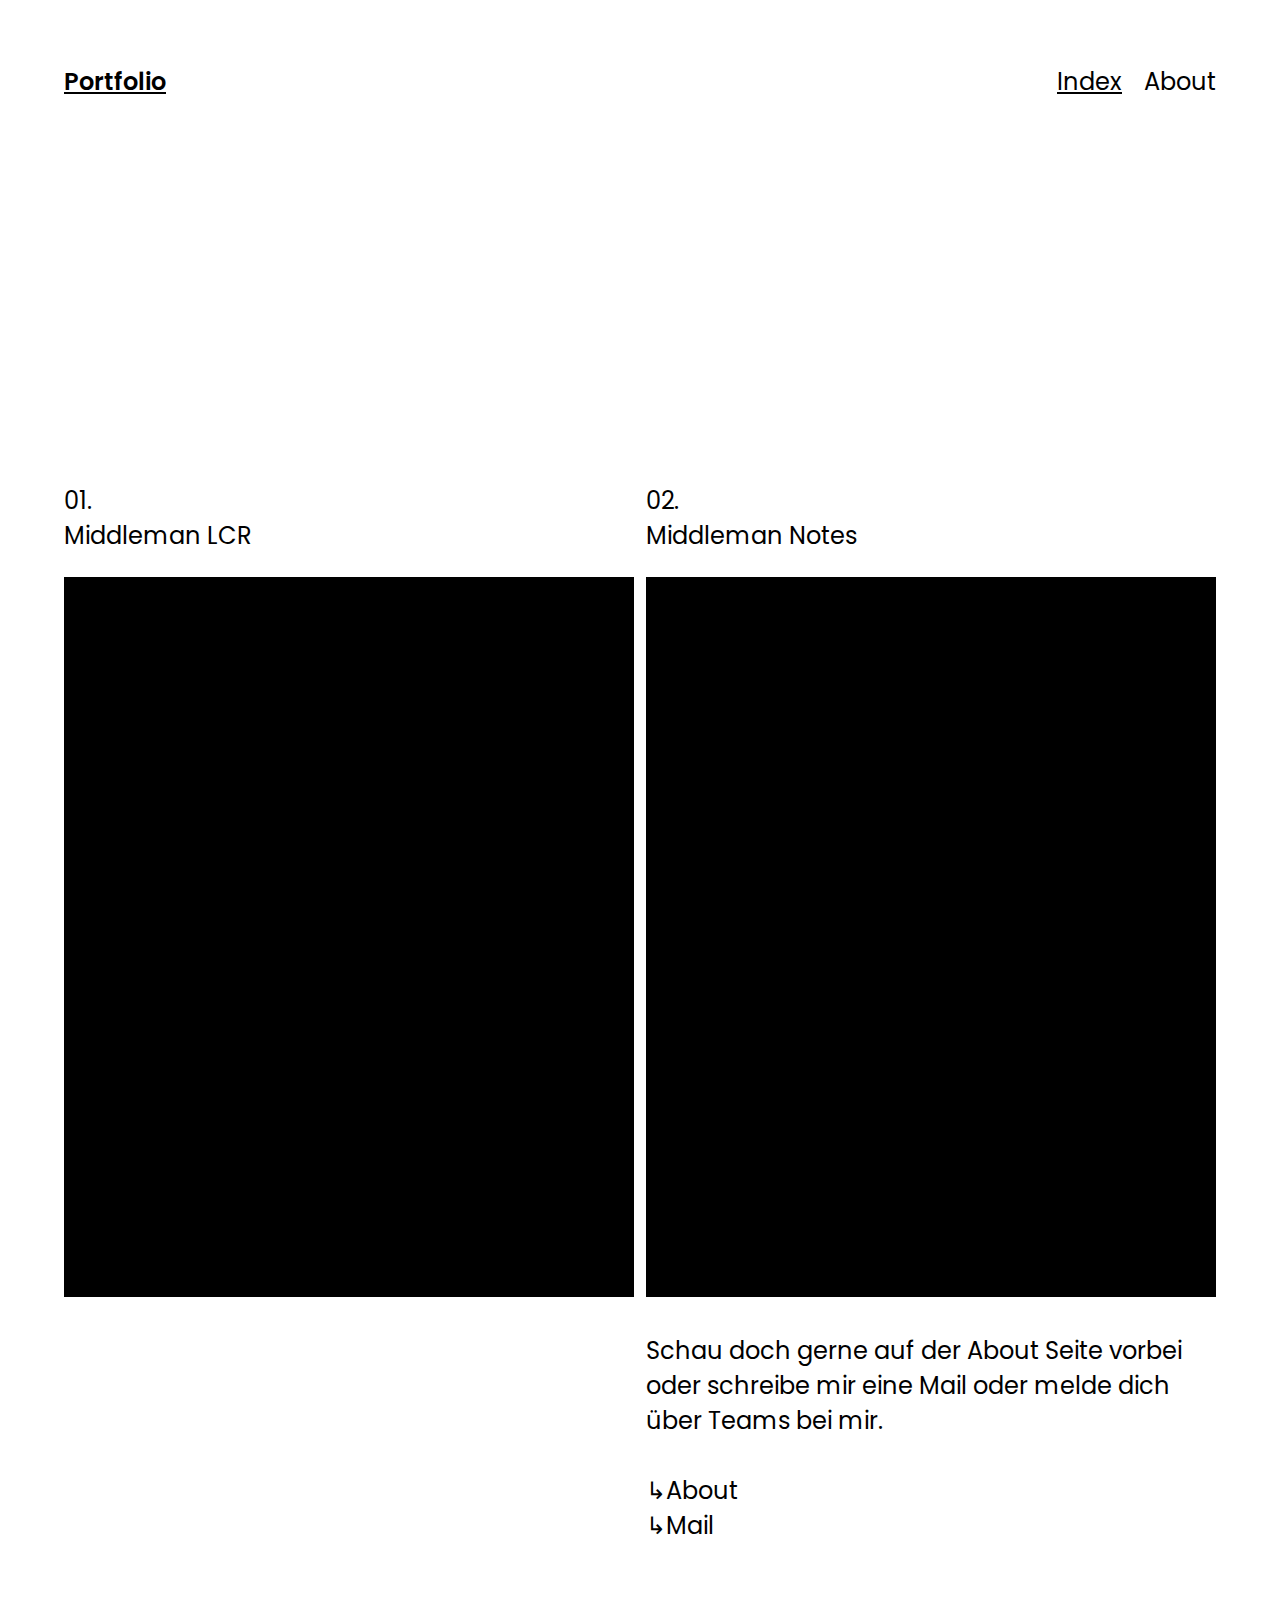
<file: index.html>
<!DOCTYPE html>
<html lang="en" dir="ltr">
  <head>
    <meta charset="UTF-8" />
    <meta name="viewport" content="width=device-width, initial-scale=1.0" />
    <link rel="stylesheet" href="css/stylesindex.css" />
    <link rel="icon" href="img/icon.ico" />
    <title>Liam Schenk | Index</title>
  </head>
  <body>
    <header>
      <div class="left">
        <a>Portfolio</a>
      </div>
      <div class="right">
        <a class="active">Index</a>
        <a href="about/">About</a>
      </div>
    </header>
    <main>
      <div class="container50">
        <p class="containertext">01.<br />Middleman LCR</p>
        <div class="containerbackground" onclick="location.href='01/'">
          <img src="img/img1.png" alt="Last Call Right Image" class="containerimg"/>
        </div>
      </div>
      <div class="container50">
        <p class="containertext">02.<br />Middleman Notes</p>
        <div class="containerbackground" onclick="location.href='02/'">
          <img src="img/img2.png" alt="Notes Image" class="containerimg"/>
        </div>
      </div>
    </main>
    <footer>
      <p>
        Schau doch gerne auf der About Seite vorbei oder schreibe mir eine Mail
        oder melde dich über Teams bei mir.<br/><br/>
        &#8627;<a href="about/">About</a><br/>
        &#8627;<a href="mailto:liam.schenk@swisscom.com?subject=Berwerbung%20Projekt">Mail</a>
      </p>
    </footer>
  </body>
</html>
</file>
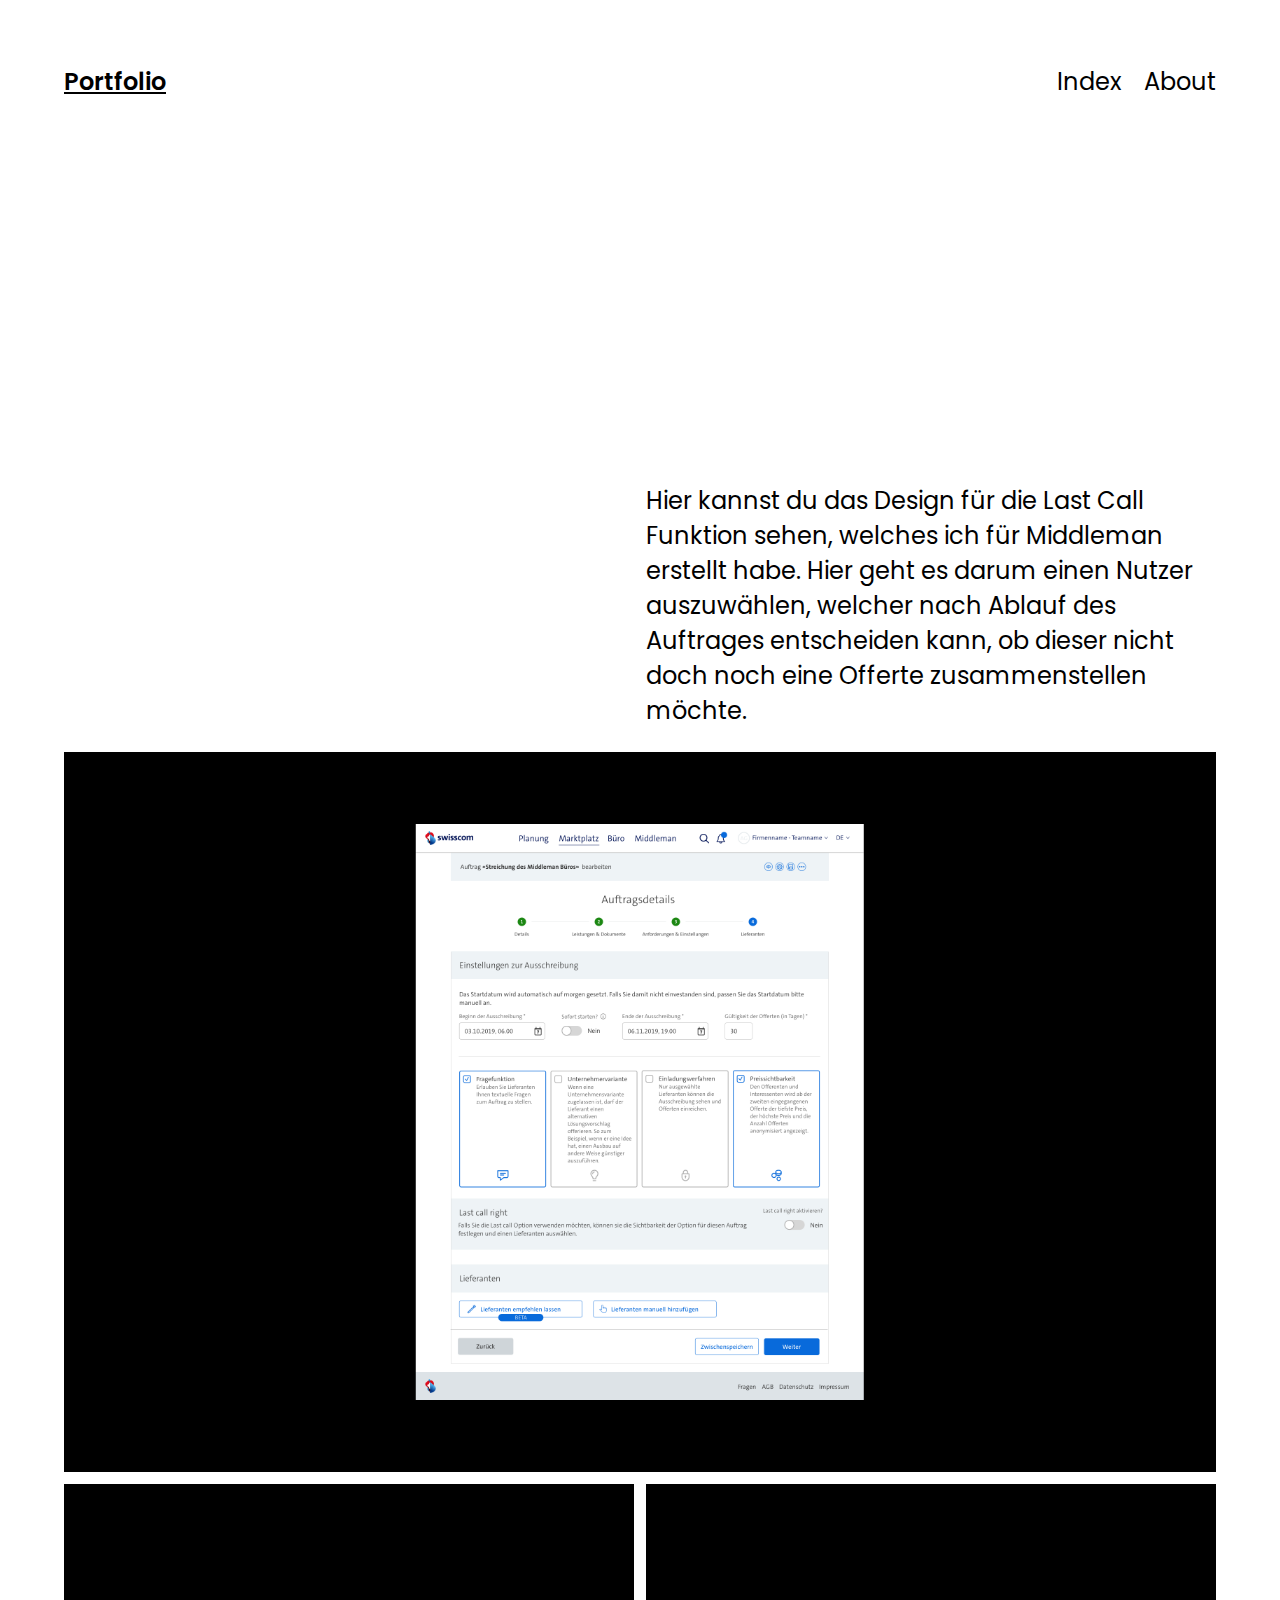
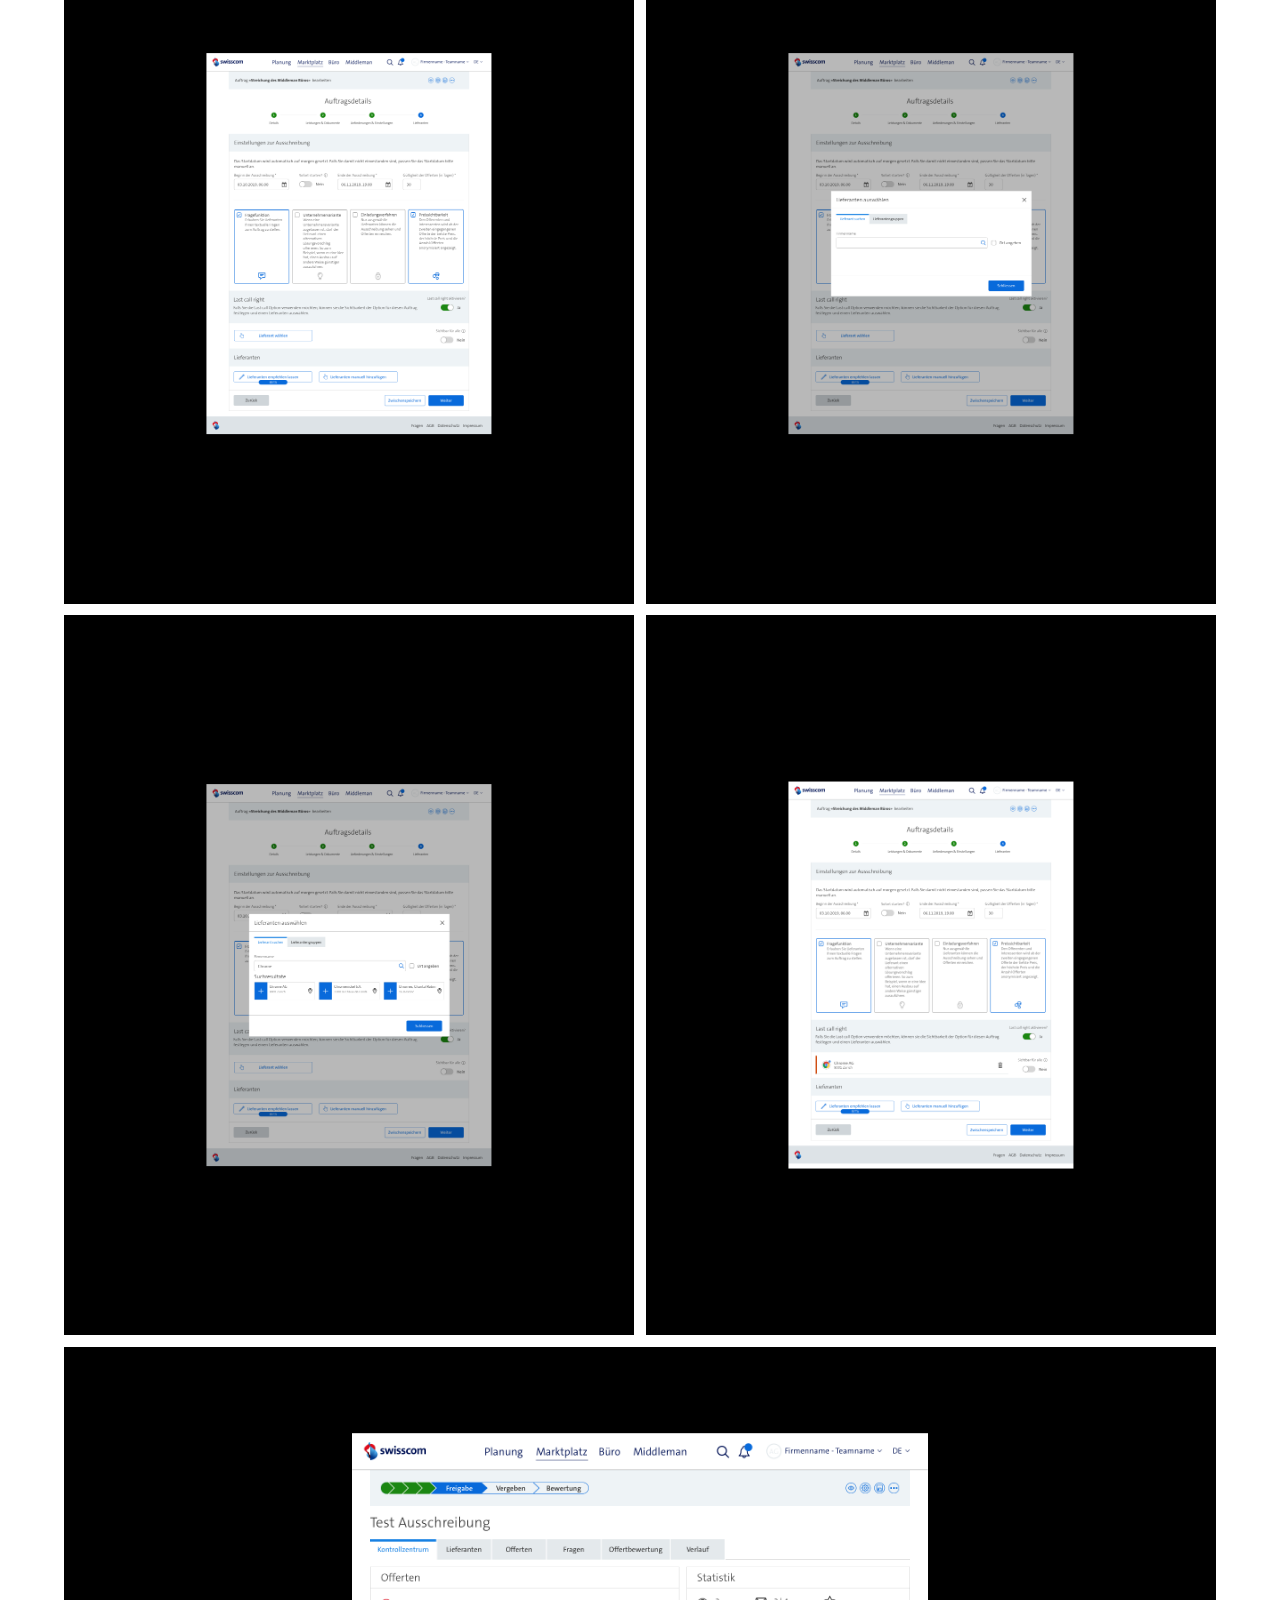
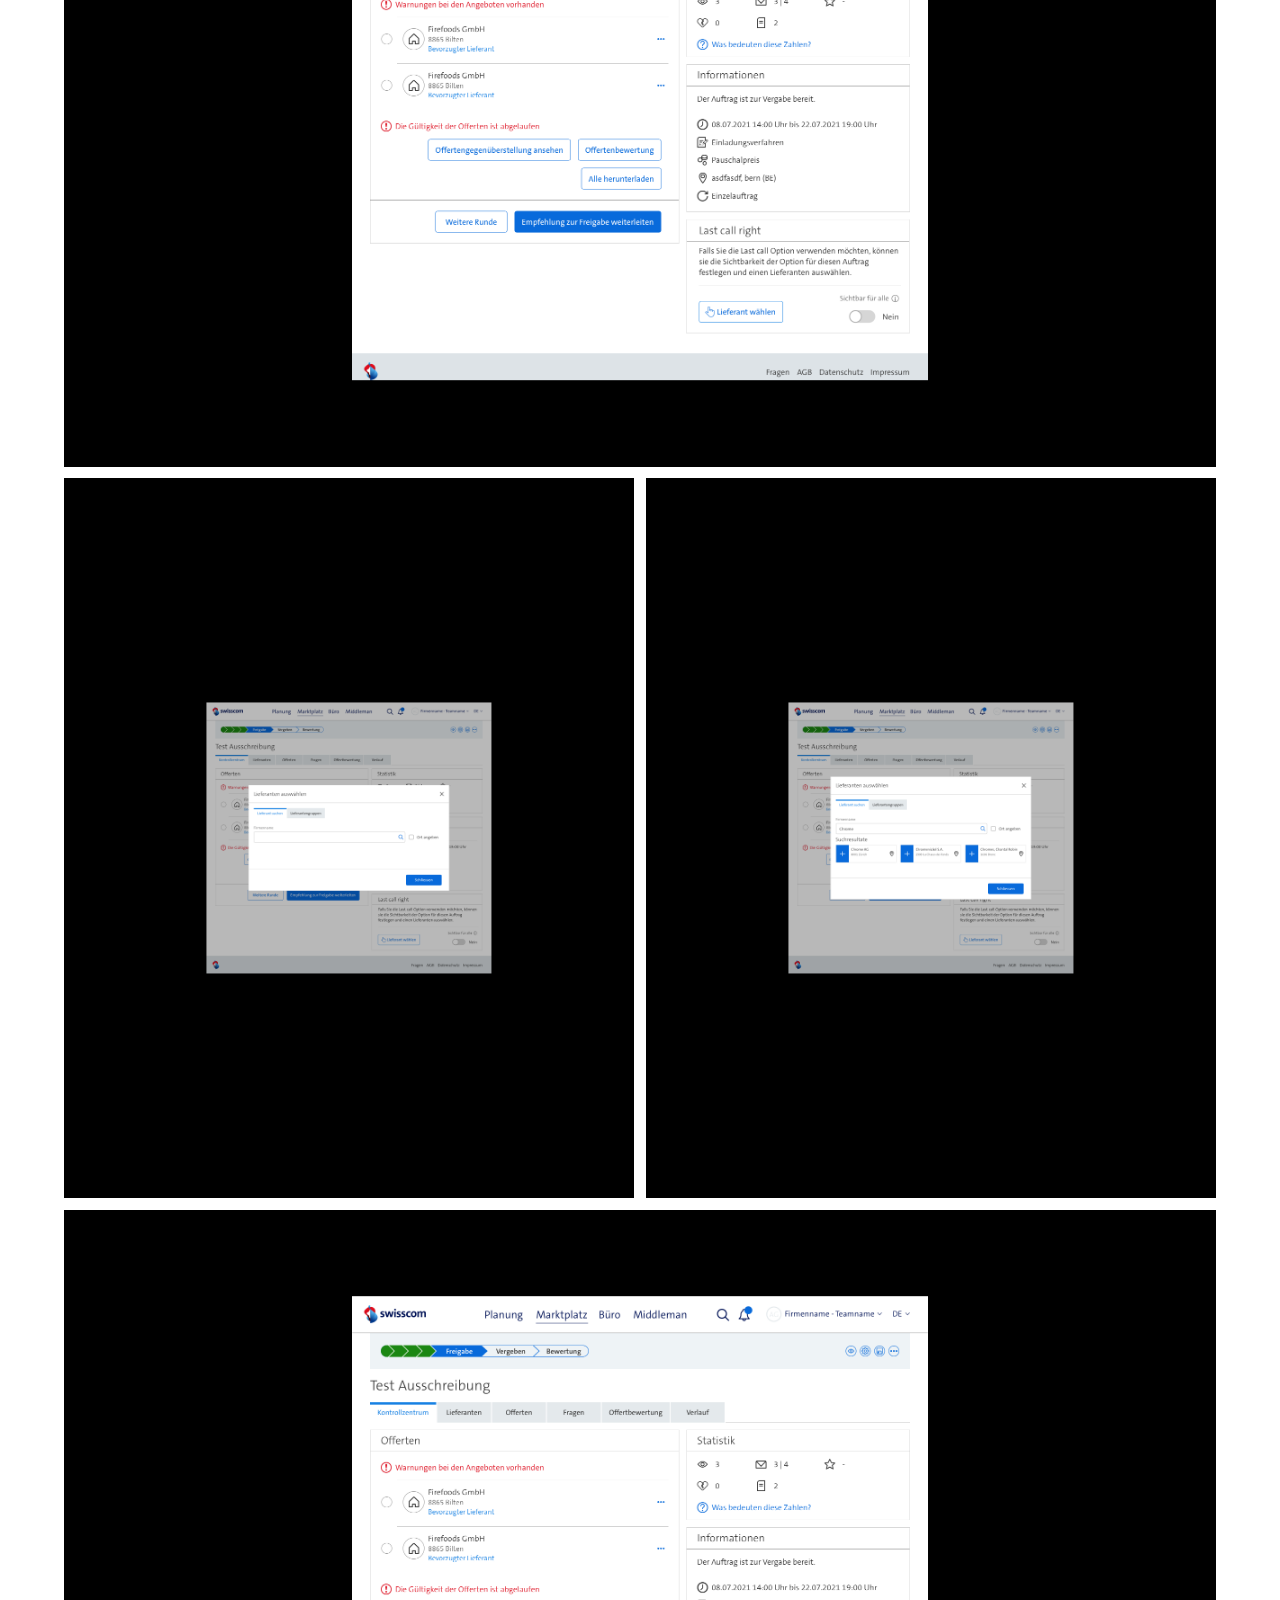
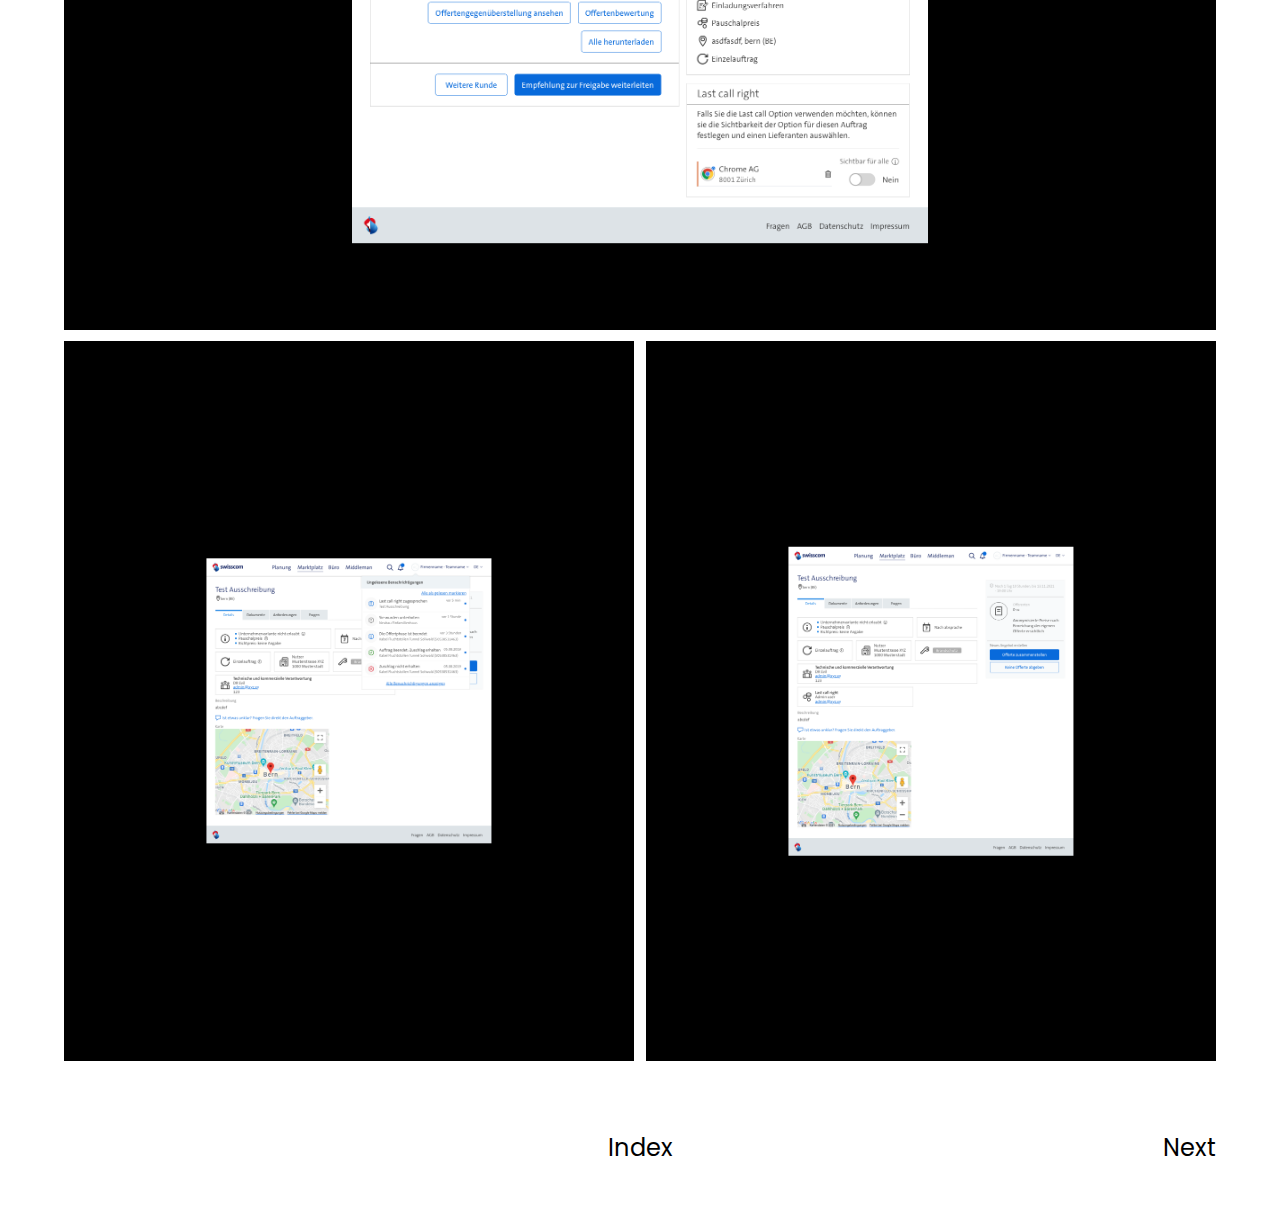
<file: 01/index.html>
<!DOCTYPE html>
<html lang="en" dir="ltr">
  <head>
    <meta charset="UTF-8" />
    <meta name="viewport" content="width=device-width, initial-scale=1.0" />
    <link rel="stylesheet" href="../css/stylesitem.css" />
    <link rel="icon" href="img/icon.ico" />
    <title>Liam Schenk | 01</title>
  </head>
  <body>
    <header>
      <div class="left">
        <a href="../">Portfolio</a>
      </div>
      <div class="right">
        <a href="../">Index</a>
        <a href="../about/">About</a>
      </div>
    </header>
    <main>
      <div class="right">
        <p>
          Hier kannst du das Design für die Last Call Funktion sehen, welches
          ich für Middleman erstellt habe. Hier geht es darum einen Nutzer
          auszuwählen, welcher nach Ablauf des Auftrages entscheiden kann, ob
          dieser nicht doch noch eine Offerte zusammenstellen möchte.
        </p>
      </div>
      <div class="container100">
        <div class="containerbackground">
          <img src="img/img1.png" alt="Last Call Right on order creation, disabled" class="containerimg" />
        </div>
      </div>
      <div class="container50">
        <div class="containerbackground">
          <img src="img/img2.png" alt="Last Call Right on order creation, enabled" class="containerimg" />
        </div>
      </div>
      <div class="container50">
        <div class="containerbackground">
          <img src="img/img3.png" alt="Last Call Right on order creation, search bidder" class="containerimg" />
        </div>
      </div>
      <div class="container50">
        <div class="containerbackground">
          <img src="img/img4.png" alt="Last Call Right on order creation, choose bidder" class="containerimg" />
        </div>
      </div>
      <div class="container50">
        <div class="containerbackground">
          <img src="img/img5.png" alt="Last Call Right on order creation, bidder added" class="containerimg" />
        </div>
      </div>
      <div class="container100">
        <div class="containerbackground">
          <img src="img/img6.png" alt="Last Call Right view after order creation, not in use" class="containerimg" />
        </div>
      </div>
      <div class="container50">
        <div class="containerbackground">
          <img src="img/img7.png" alt="Last Call Right view after order creation, search bidder" class="containerimg" />
        </div>
      </div>
      <div class="container50">
        <div class="containerbackground">
          <img src="img/img8.png" alt="Last Call Right view after order creation, choose bidder" class="containerimg" />
        </div>
      </div>
      <div class="container100">
        <div class="containerbackground">
          <img src="img/img9.png" alt="Last Call Right view after order creation, bidder added" class="containerimg" />
        </div>
      </div>
      <div class="container50">
        <div class="containerbackground">
          <img src="img/img10.png" alt="Last Call Right view for bidder, message" class="containerimg" />
        </div>
      </div>
      <div class="container50">
        <div class="containerbackground">
          <img src="img/img11.png" alt="Last Call Right view for bidder, view of order" class="containerimg" />
        </div>
      </div>
    </main>
    <footer>
      <div class="left"><a></a></div>
      <div class="center"><a href="../">Index</a></div>
      <div class="right"><a href="../02/">Next</a></div>
    </footer>
  </body>
</html>
</file>
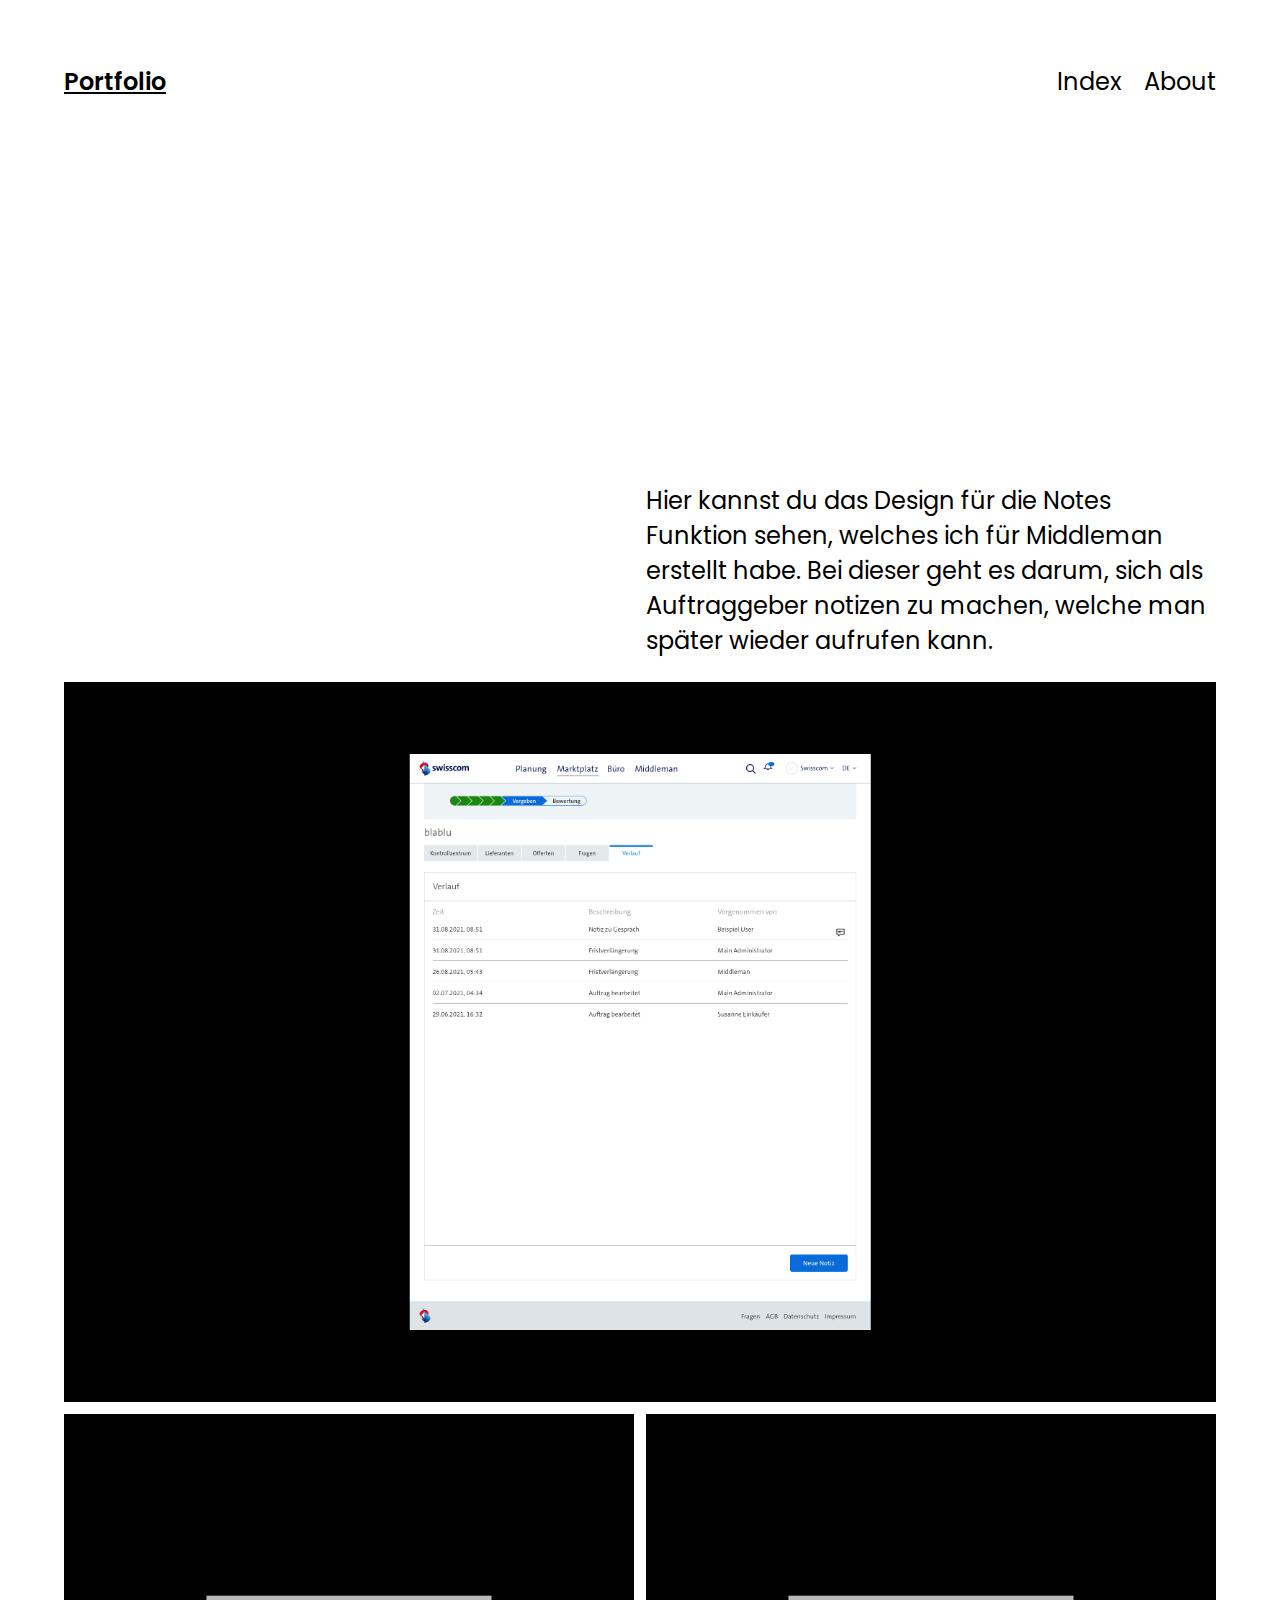
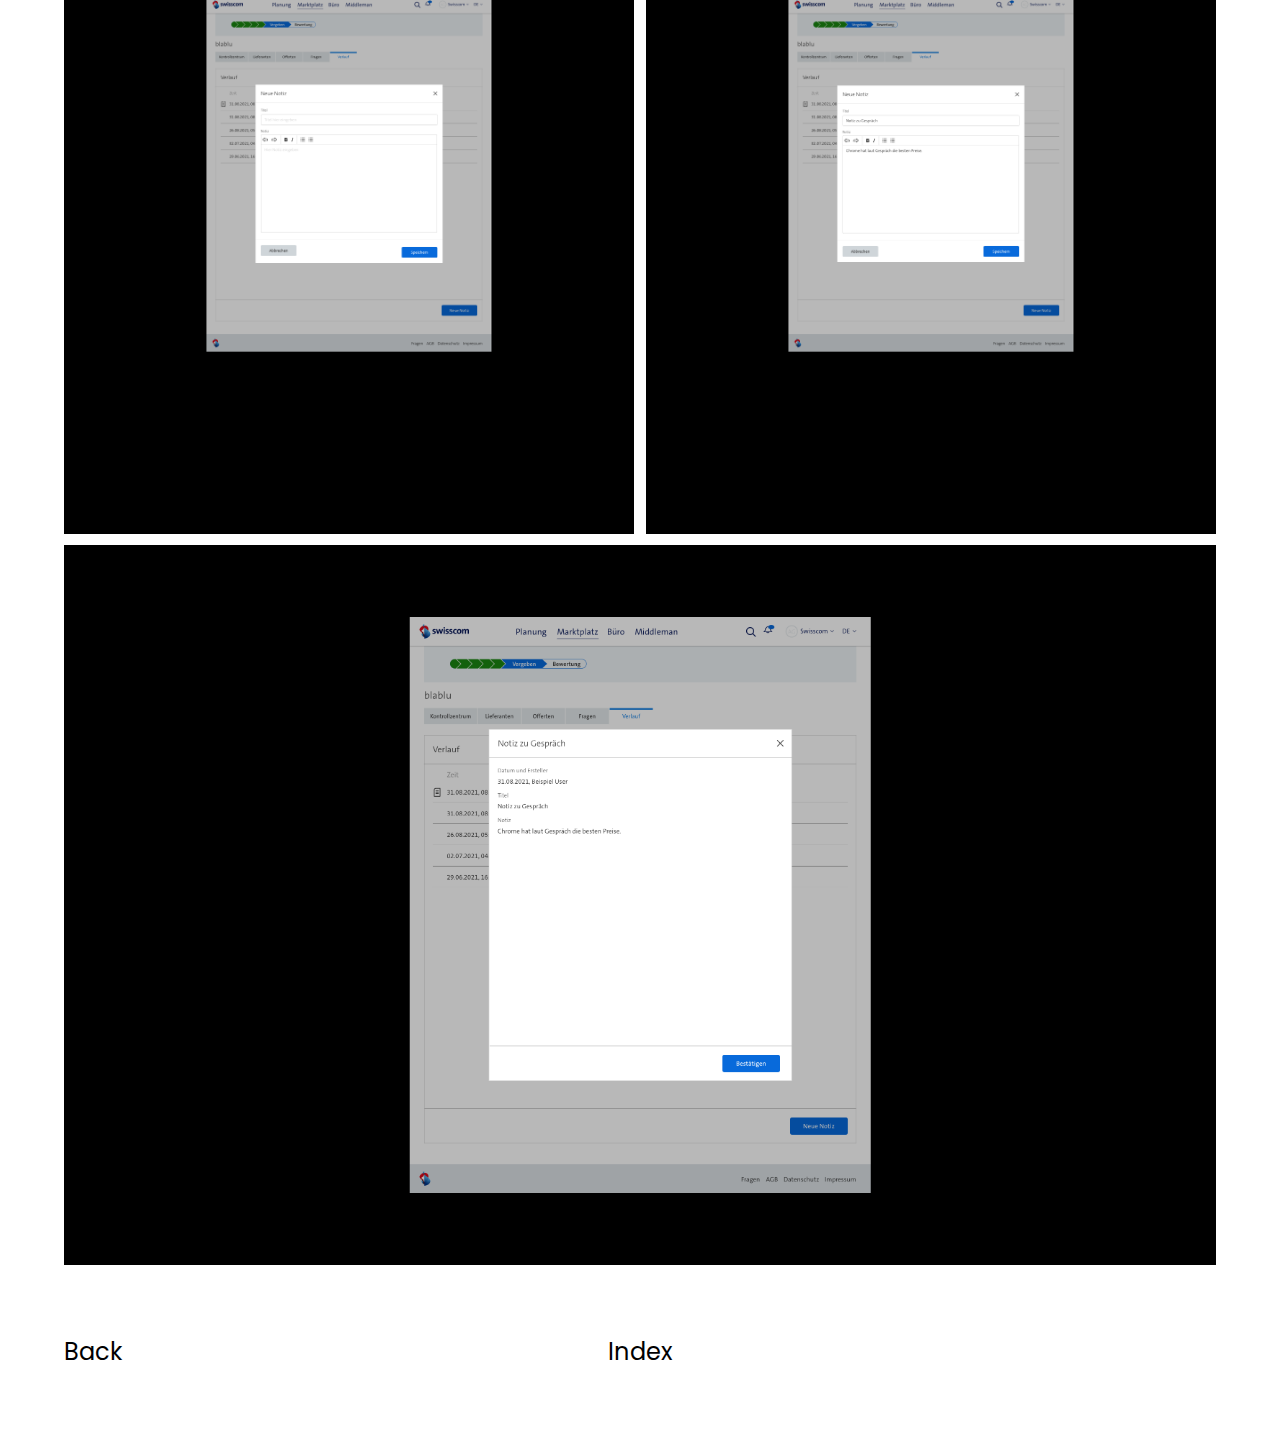
<file: 02/index.html>
<!DOCTYPE html>
<html lang="en" dir="ltr">
  <head>
    <meta charset="UTF-8" />
    <meta name="viewport" content="width=device-width, initial-scale=1.0" />
    <link rel="stylesheet" href="../css/stylesitem.css" />
    <link rel="icon" href="img/icon.ico" />
    <title>Liam Schenk | 02</title>
  </head>
  <body>
    <header>
      <div class="left">
        <a href="../">Portfolio</a>
      </div>
      <div class="right">
        <a href="../">Index</a>
        <a href="../about/">About</a>
      </div>
    </header>
    <main>
      <div class="right">
        <p>
          Hier kannst du das Design für die Notes Funktion sehen, welches ich
          für Middleman erstellt habe. Bei dieser geht es darum, sich als
          Auftraggeber notizen zu machen, welche man später wieder aufrufen
          kann.
        </p>
      </div>
      <div class="container100">
        <div class="containerbackground">
          <img src="img/img1.png" alt="Notes image standart" class="containerimg" />
        </div>
      </div>
      <div class="container50">
        <div class="containerbackground">
          <img src="img/img2.png" alt="Notes image create new note" class="containerimg" />
        </div>
      </div>
      <div class="container50">
        <div class="containerbackground">
          <img src="img/img3.png" alt="Notes image form filled" class="containerimg" />
        </div>
      </div>
      <div class="container100">
        <div class="containerbackground">
          <img src="img/img4.png" alt="Notes image saved note" class="containerimg" />
        </div>
      </div>
    </main>
    <footer>
      <div class="left"><a href="../01/">Back</a></div>
      <div class="center"><a href="../">Index</a></div>
      <div class="right"></div>
    </footer>
  </body>
</html>
</file>
<file: css/stylesindex.css>
@import url('https://fonts.googleapis.com/css2?family=Poppins:wght@400;600&display=swap');

html{
  overflow-x: hidden;
  margin: 0px;
  padding: 0px;
}

body {
  margin: 5%;
  background-color: white;
  font-family: "Poppins", sans-serif;
  font-weight: 400;
  font-size: 1.5rem;
}

::-webkit-scrollbar {
  width: 10px;
}

::-webkit-scrollbar-track {
  background: white;
}

::-webkit-scrollbar-thumb {
  background: black;
}

header {
  margin-bottom: 40vh;
  display: flex;
}

header .left {
  text-align: left;
  flex: 50%;
}

header .left a {
  color: black;
  font-weight: 600;
  text-decoration: underline;
}

header .right {
  text-align: right;
  flex: 50%;
}

header .right a {
  color: black;
  text-decoration: none;
  margin-left: 16px;
}

header a.active {
  text-decoration: underline;
}

header a:hover {
  text-decoration: underline;
}

main {
  display: flex;
  flex-wrap: wrap;
  grid-gap: 1%;
}

.container100 {
  position: relative;
  flex: 100%;
  margin-bottom: 1%;
}

.container50 {
  position: realative;
  flex: 49.5%;
  margin-bottom: 1%;
}

.containerimg {
  transition: 0.25s;
  opacity: 0;
  max-width: 50%;
  max-height: 80%;
  margin: 0;
  position: absolute;
  top: 50%;
  left: 50%;
  transform: translate(-50%, -50%);
}

.containerbackground {
  position: relative;
  width: 100%;
  height: 80vh;
  background: black;
}

.containerbackground:hover .containerimg {
  transition: 0.25s;
  opacity: 1;
}

footer p {
  margin-left: 50.5%;
}

footer a {
  color: black;
  text-decoration: none;
}

footer a:hover {
  text-decoration: underline;
}

@media screen and (max-width: 1200px) {
  .container100,
  .container50 {
    flex: 100%;
  }
  footer p {
    margin-left: 0px;
  }
  .containerimg {
    opacity: 1;
  }
}
</file>
<file: css/stylesitem.css>
@import url('https://fonts.googleapis.com/css2?family=Poppins:wght@400;600&display=swap');

html{
  overflow-x: hidden;
  margin: 0px;
  padding: 0px;
}

body {
  margin: 5%;
  background-color: white;
  font-family: "Poppins", sans-serif;
  font-weight: 400;
  font-size: 1.5rem;
}

::-webkit-scrollbar {
  width: 10px;
}

::-webkit-scrollbar-track {
  background: white;
}

::-webkit-scrollbar-thumb {
  background: black;
}

header {
  margin-bottom: 40vh;
  display: flex;
}

header .left {
  text-align: left;
  flex: 50%;
}

header .left a {
  color: black;
  font-weight: 600;
  text-decoration: underline;
}

header .right {
  text-align: right;
  flex: 50%;
}

header .right a {
  color: black;
  text-decoration: none;
  margin-left: 16px;
}

header a.active {
  text-decoration: underline;
}

header a:hover {
  text-decoration: underline;
}

main {
  display: flex;
  flex-wrap: wrap;
  grid-gap: 1%;
}

main p {
  margin-left: 50.5%;
}

.container100 {
  position: relative;
  flex: 100%;
  margin-bottom: 1%;
}

.container50 {
  position: relative;
  flex: 49.5%;
  margin-bottom: 1%;
}

.containerimg {
  transition: 0.25s;
  max-width: 50%;
  max-height: 80%;
  margin: 0;
  position: absolute;
  top: 50%;
  left: 50%;
  transform: translate(-50%, -50%);
}

.containerbackground {
  position: relative;
  width: 100%;
  height: 80vh;
  background: black;
}

footer {
  margin-top: 5%;
  display: flex;
}

footer div.left {
  flex: 33.3%;
  text-align: left;
}

footer div.center {
  flex: 33.3%;
  text-align: center;
}

footer div.right {
  flex: 33.3%;
  text-align: right;
}

footer a {
  color: black;
  text-decoration: none;
}

footer a:hover {
  text-decoration: underline;
}

@media screen and (max-width: 1200px) {
  .container100,
  .container50 {
    flex: 100%;
  }
  main p {
    margin-left: 0px;
  }
}
</file>
